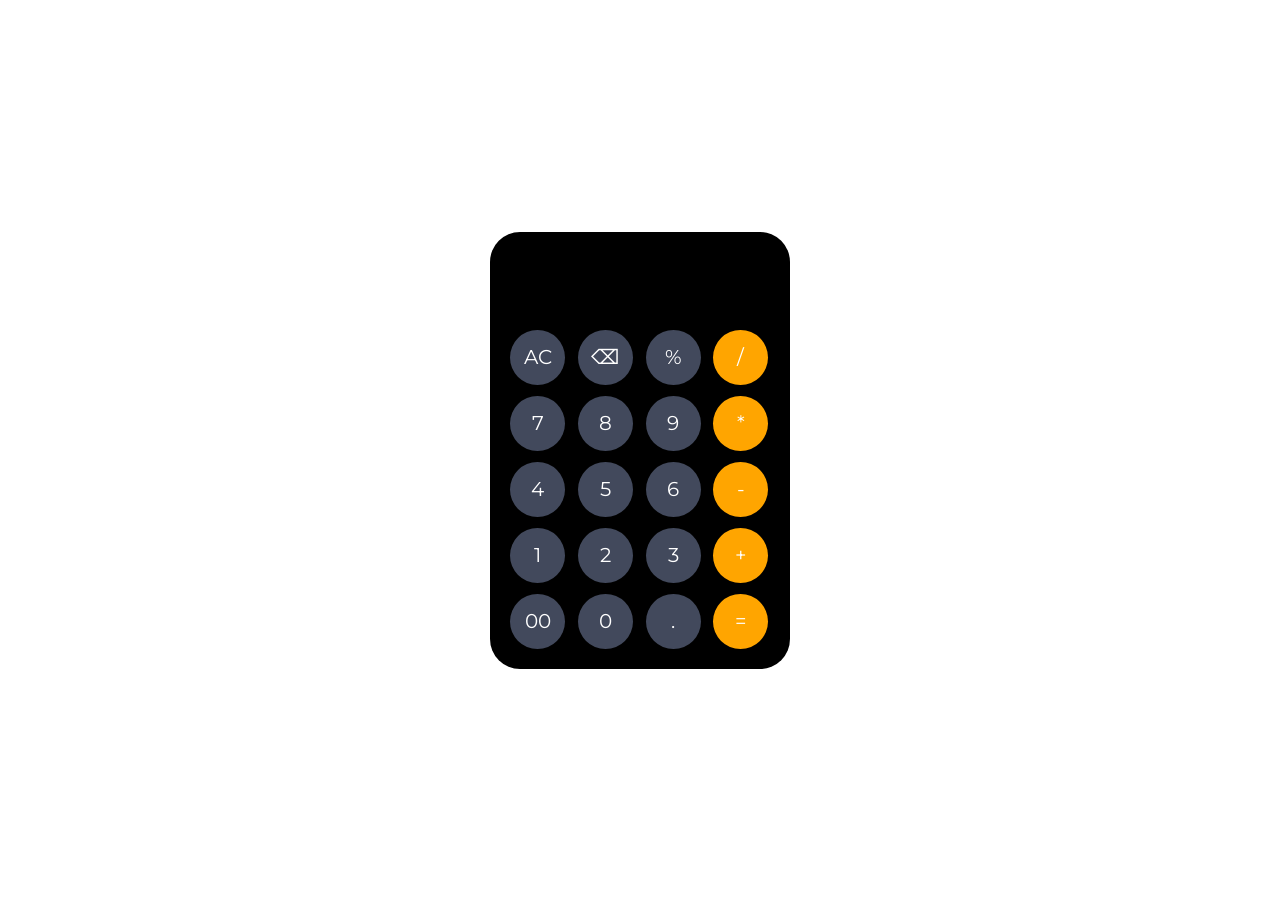
<file: calculator/index.html>
<!DOCTYPE html>
<html lang="en">
  <head>
    <meta charset="UTF-8" />
    <meta name="viewport" content="width=device-width, initial-scale=1.0" />
    <link rel="stylesheet" href="style.css" />
    <link rel="preconnect" href="https://fonts.googleapis.com" />
    <link rel="preconnect" href="https://fonts.gstatic.com" crossorigin />
    <link
      href="https://fonts.googleapis.com/css2?family=Montserrat:ital,wght@0,100..900;1,100..900&family=Quicksand:wght@300..700&display=swap"
      rel="stylesheet"
    />

    <title>Calculator</title>
  </head>
  <script src="practice.js" defer></script>
  <body>
    <div class="container">
      <input type="text" class="text" id="demo" readonly />
      <div class="buttons">
        <button class="btn" value="AC" onclick="clearDisplay('AC')">AC</button>
        <button class="btn" value="backspace" onclick="removeChar()">
          &#9003;
        </button>
        <button class="btn" value="%" onclick="show('%')">%</button>
        <button class="btns" value="/" onclick="show('/')">/</button>

        <button class="btn" value="7" onclick="show('7')">7</button>
        <button class="btn" value="8" onclick="show('8')">8</button>
        <button class="btn" value="9" onclick="show('9')">9</button>
        <button class="btns" value="*" onclick="show('*')">*</button>

        <button class="btn" value="4" onclick="show('4')">4</button>
        <button class="btn" value="5" onclick="show('5')">5</button>
        <button class="btn" value="6" onclick="show('6')">6</button>
        <button class="btns" value="-" onclick="show('-')">-</button>

        <button class="btn" value="1" onclick="show('1')">1</button>
        <button class="btn" value="2" onclick="show('2')">2</button>
        <button class="btn" value="3" onclick="show('3')">3</button>
        <button class="btns" value="+" onclick="show('+')">+</button>

        <button class="btn" value="00" onclick="show('00')">00</button>
        <button class="btn" value="0" onclick="show('0')">0</button>
        <button class="btn" value="." onclick="show('.')">.</button>
        <button class="btns" value="=" onclick="calculate('=')">=</button>
      </div>
    </div>
  </body>
</html>
</file>
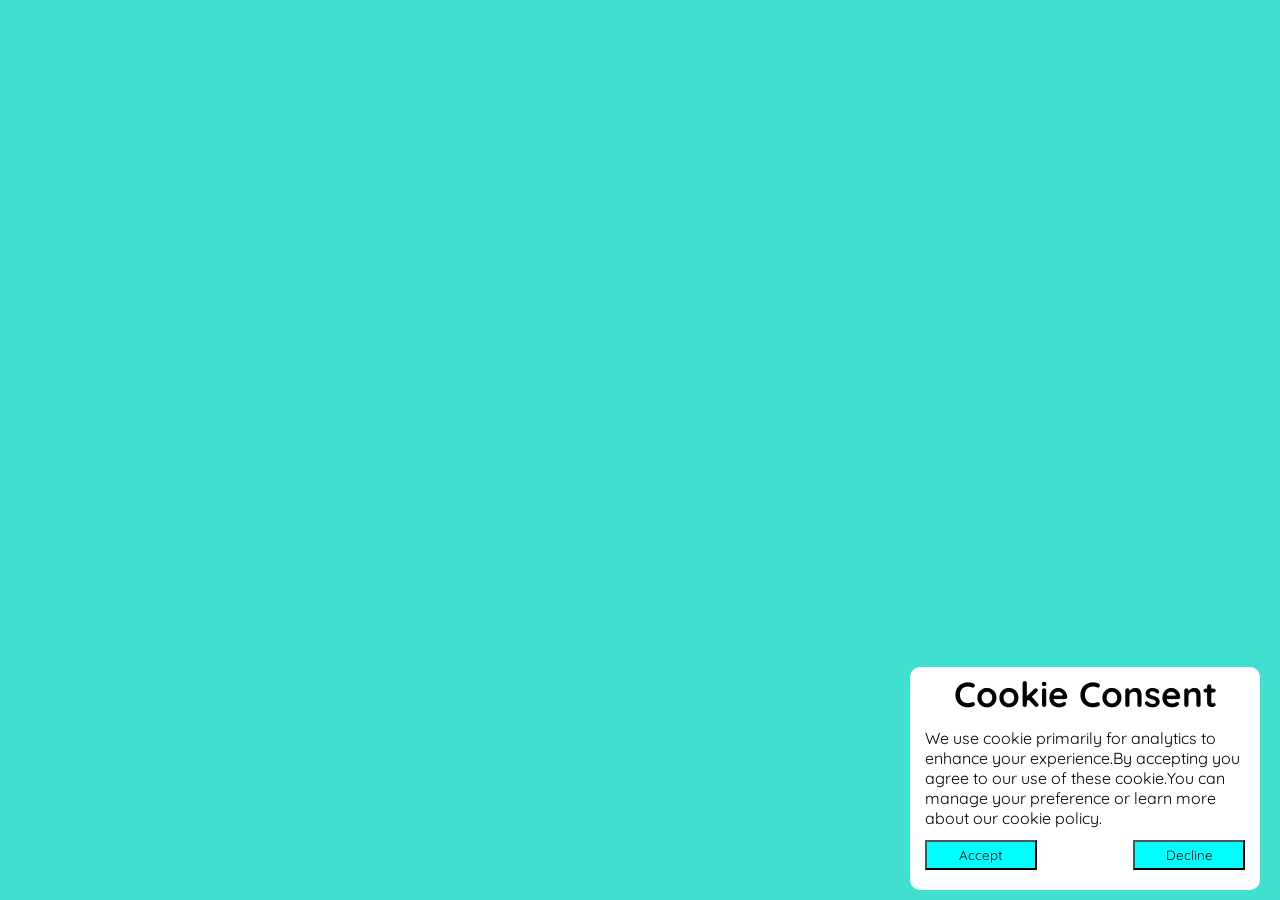
<file: cookie_consent/cookie.html>
<!DOCTYPE html>
<html lang="en">
<head>
    <meta charset="UTF-8">
    <meta name="viewport" content="width=device-width, initial-scale=1.0">
    <title>Cookie Conset
    </title>
    <link rel="stylesheet" href="cookie.css">
    <link rel="preconnect" href="https://fonts.googleapis.com">
<link rel="preconnect" href="https://fonts.gstatic.com" crossorigin>
<link href="https://fonts.googleapis.com/css2?family=Quicksand:wght@300..700&display=swap" rel="stylesheet">
<script src="myscript.js" defer></script>
</head>
<body>
    <div class="wrapper">
        <header>
           
            <h1>
                Cookie Consent
            </h1>
        </header>
        <div class="date">
            <p>We use cookie primarily for analytics to enhance your experience.By accepting you agree to our use of these cookie.You can manage your preference or learn more about our cookie policy. </p>
        </div>
        <div class="buttons">
            <button class="button" id="btn">Accept</button>
            <button class="button">Decline</button>

        </div>
    </div>
    
</body>
</html>
</file>
<file: calculator/style.css>
* {
  margin: 0;
  padding: 0;
  box-sizing: border-box;
  font-family: "Montserrat", sans-serif;
}

body {
  height: 100vh;
  display: flex;
  align-items: center;
  justify-content: center;
  background-color: white;
}

.container {
  position: relative;
  max-width: 300px;
  width: 100%;
  background-color: black;
  padding: 10px 20px 20px;
  border-radius: 30px;
}

.buttons {
  display: grid;
  grid-template-columns: auto auto auto auto;

  grid-gap: 11px;
}

.buttons button {
  padding: 10px;

  border: none;
  font-size: 20px;
  cursor: pointer;
  color: white;
  background-color: black;
}
.buttons .btn {
  height: 55px;
  width: 55px;
  border-radius: 50%;
  background-color: rgb(66, 73, 92);
}
.buttons .btns {
  height: 55px;
  width: 55px;
  border-radius: 50%;
  background-color: orange;
}

.text {
  height: 80px;
  width: 100%;
  margin-bottom: 8px;
  outline: none;
  border: none;
  text-align: right;
  font-size: 30px;
  background-color: black;
  color: white;
}
.buttons .btn:hover {
  background-color: rgb(91, 100, 102);
}
.buttons .btns:hover {
  background-color: rgb(184, 123, 44);
}
</file>
<file: cookie_consent/cookie.css>
*{
    margin:0;
    padding: 0;
    box-sizing: border-box;
    font-family:  "Quicksand", sans-serif;;
}
body{
    min-height: 100vh;
    background-color: turquoise;
}

.wrapper{
    position: absolute;
    max-width: 350px;
    background: #fff;
    border-radius: 10px;
    padding:5px 15px 20px;
    bottom: 10px;
    right:-400px;
    transition: right 0.5s ease;
}
.wrapper.show{
    right:20px;
}
.wrapper header{
    display: flex;
    align-content: center;
    justify-content: center;
}
header h1{
    color:black;
    font-size: 35px;
}
.date{
    margin-top: 12px;
    width:100%;
    display: flex;
    align-items: center;
}
.wrapper .buttons{
    margin-top: 12px;
    display: flex;
    justify-content: space-between;
    width:100%;

}
.buttons .button{
    width:35%;
    height: 50%;
    padding: 5px 10px;
    background-color: aqua;
    color:black;
    transition: all 0.2s ease;


}
.buttons .button:hover{
    background-color: paleturquoise;
  
}
</file>
